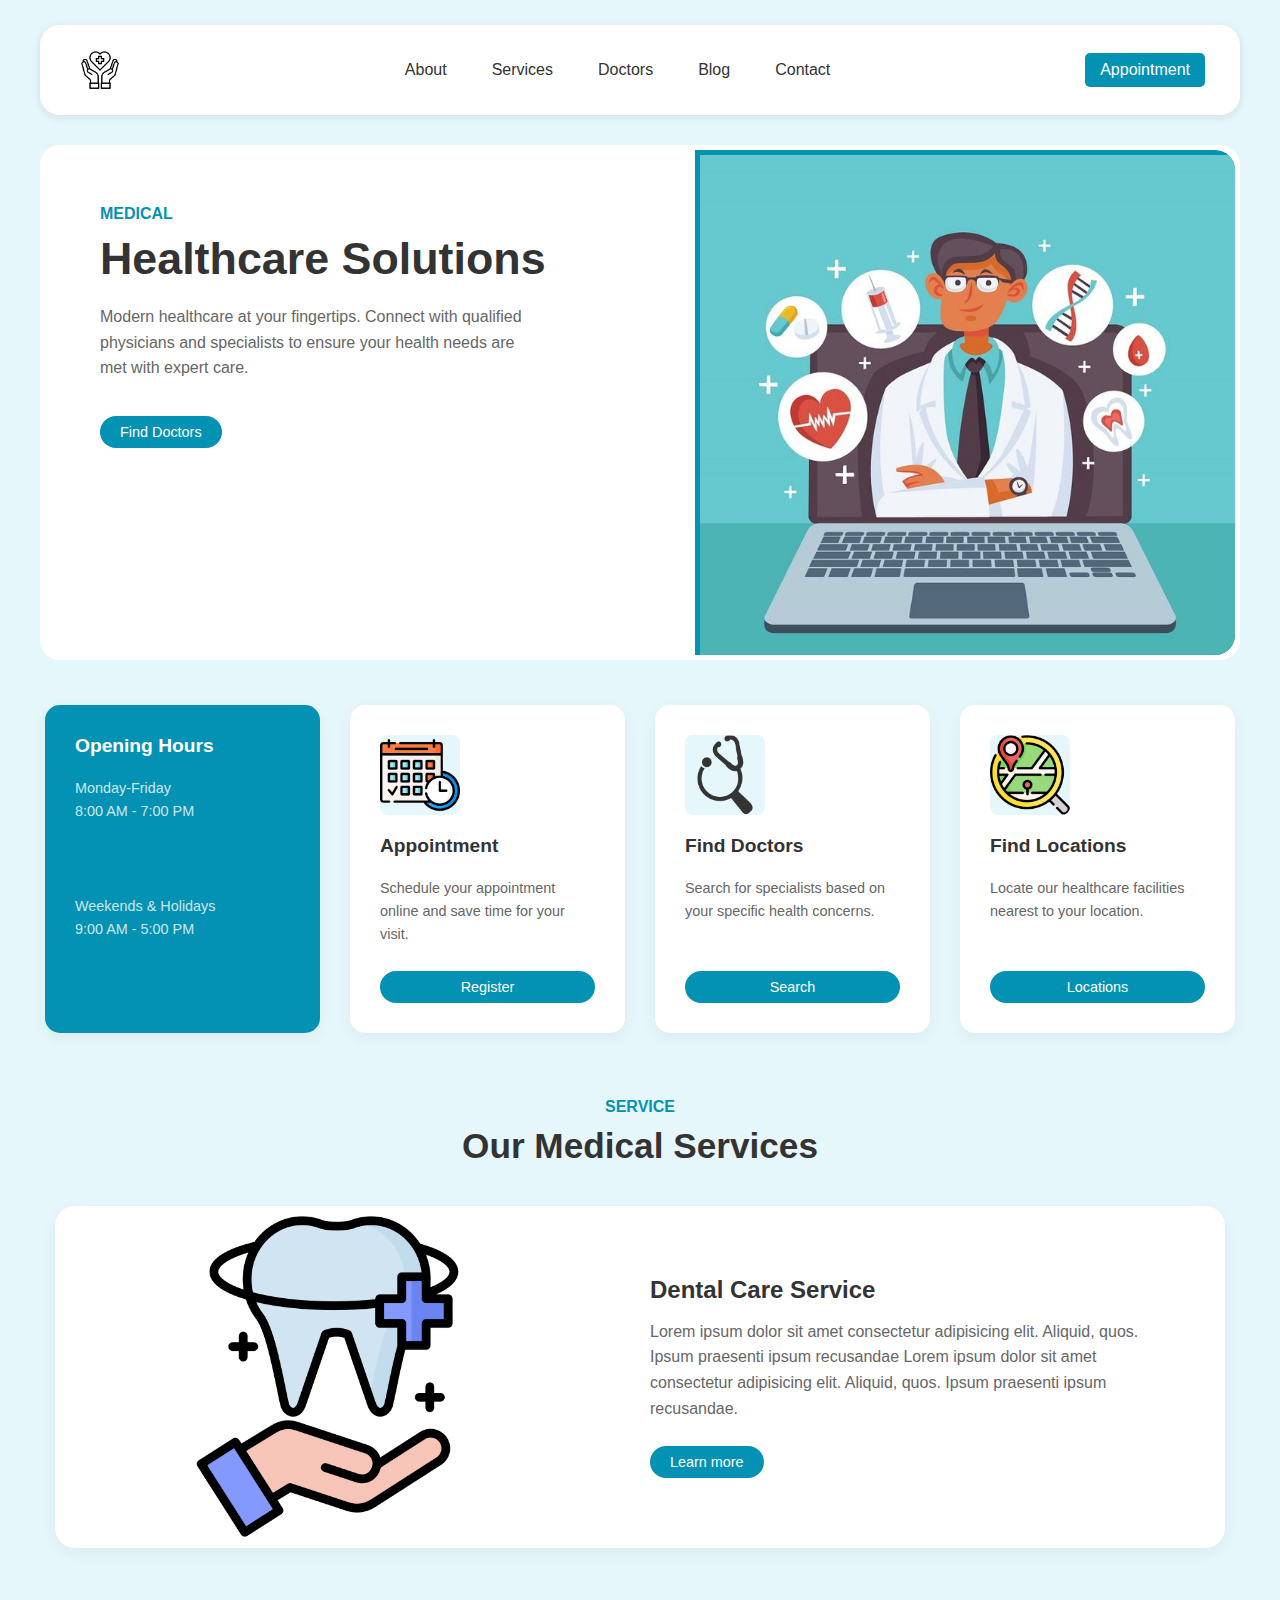
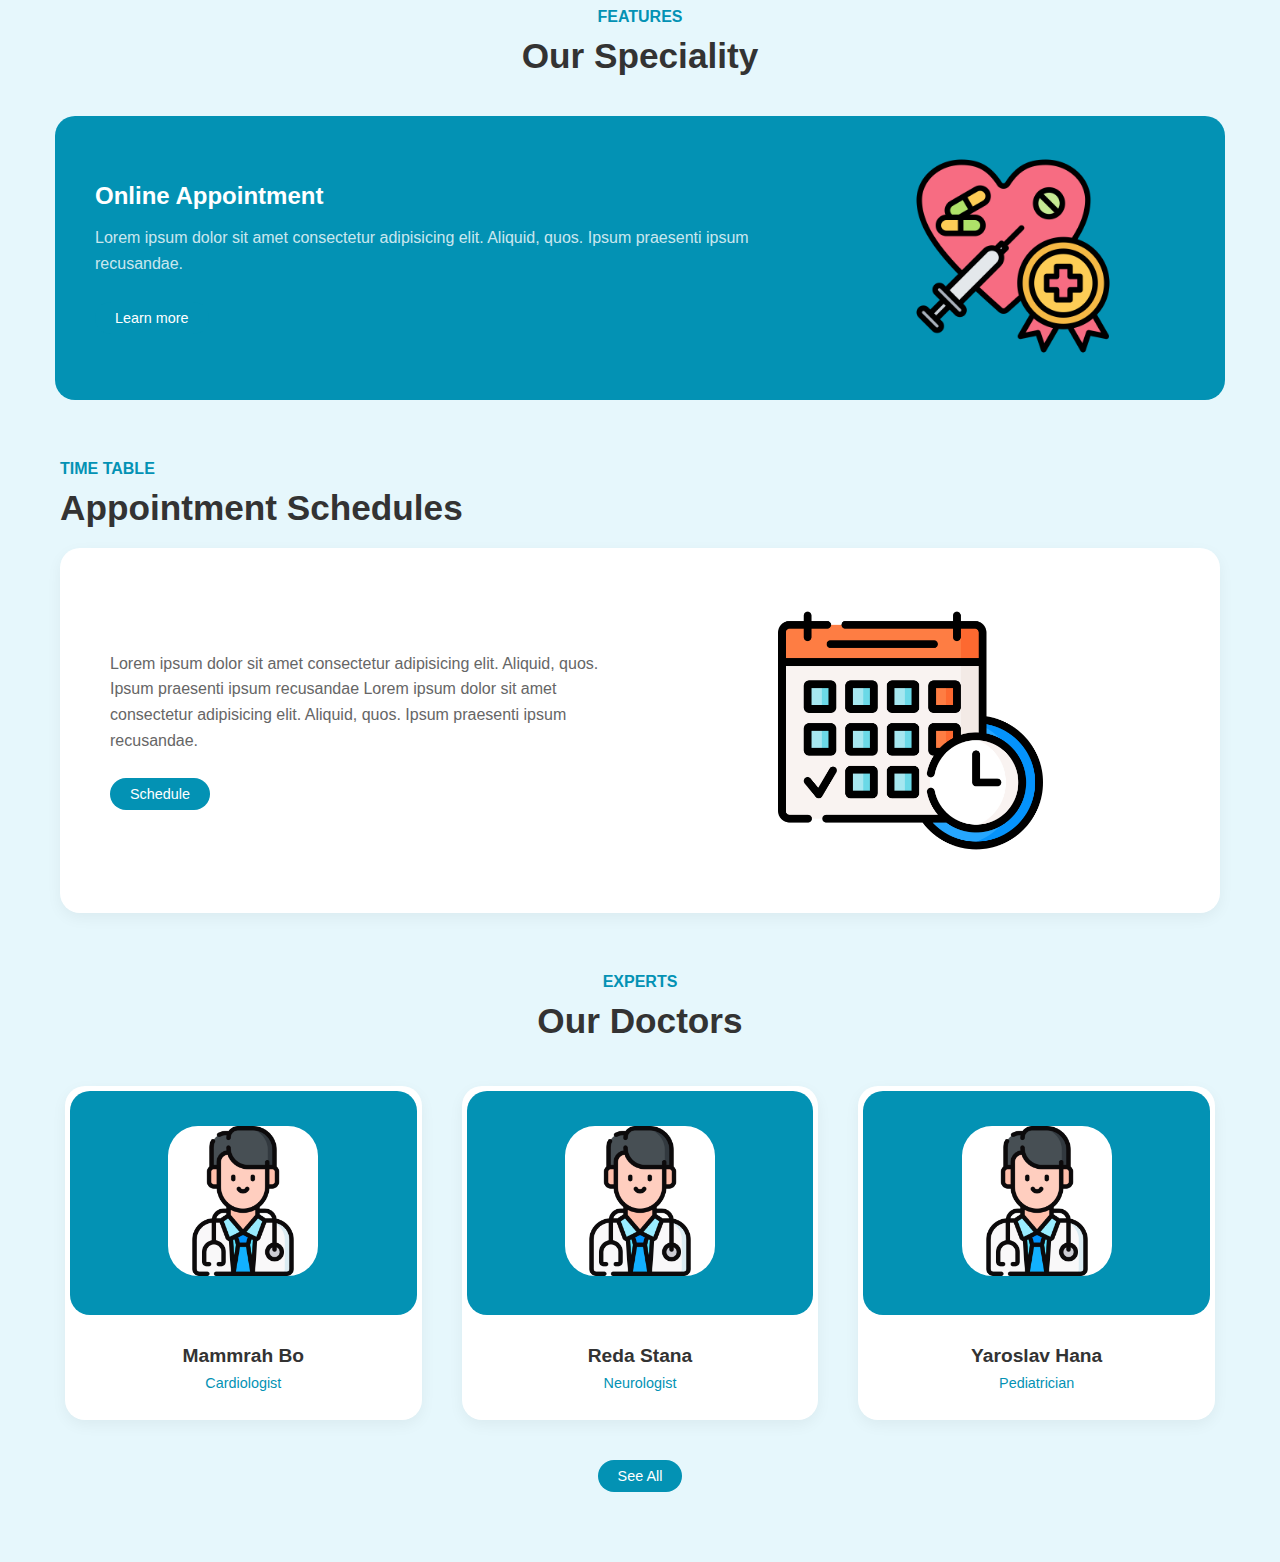
<file: index.html>
<!DOCTYPE html>
<html lang="en">

<head>
    <meta charset="UTF-8">
    <meta name="viewport" content="width=device-width, initial-scale=1.0">
    <title>MedCare - Healthcare Solutions</title>
    <link href="doctor 3.css" rel="stylesheet">
</head>

<body>
    <!-- Header -->
    <header>
        <div class="logo">
            <img src="healthcare.png" alt="MedCare Logo">
        </div>
        <nav>
            <ul>
                <li><a href="#">About</a></li>
                <li><a href="#">Services</a></li>
                <li><a href="#">Doctors</a></li>
                <li><a href="#">Blog</a></li>
                <li><a href="#">Contact</a></li>
            </ul>
        </nav>
        <a href="#" class="appointment-btn">Appointment</a>
        <button class="mobile-menu-btn">☰</button>
    </header>

    <!-- Mobile Nav -->
    <div class="mobile-nav">
        <ul>
            <li><a href="#">About</a></li>
            <li><a href="#">Services</a></li>
            <li><a href="#">Doctors</a></li>
            <li><a href="#">Blog</a></li>
            <li><a href="#">Contact</a></li>
        </ul>
        <a href="#" class="appointment-btn">Appointment</a>
    </div>

    <!-- Hero Section -->
    <section class="hero">
        <div class="hero-content">
            <h3>MEDICAL</h3>
            <h1>Healthcare Solutions</h1>
            <p>Modern healthcare at your fingertips. Connect with qualified physicians and specialists to ensure your
                health needs are met with expert care.</p>
            <a href="#" class="btn">Find Doctors</a>
        </div>
        <div class="hero-image">
            <img src="What is the best healthcare system for the US_.jpeg" alt="Healthcare Professionals">
        </div>
    </section>

    <!-- Features Section -->
    <section class="features">
        <div class="feature-card primary">
            <h4>Opening Hours</h4>
            <p>Monday-Friday<br>8:00 AM - 7:00 PM</p>
            <p>Weekends & Holidays<br>9:00 AM - 5:00 PM</p>
        </div>
        <div class="feature-card">
            <div class="feature-icon">
                <img src="appointment.png" alt="Appointment Icon">
            </div>
            <h4>Appointment</h4>
            <p>Schedule your appointment online and save time for your visit.</p>
            <a href="#" class="btn">Register</a>
        </div>
        <div class="feature-card">
            <div class="feature-icon">
                <img src="find.png" alt="Doctors Icon">
            </div>
            <h4>Find Doctors</h4>
            <p>Search for specialists based on your specific health concerns.</p>
            <a href="#" class="btn">Search</a>
        </div>
        <div class="feature-card">
            <div class="feature-icon">
                <img src="search.png" alt="Location Icon">
            </div>
            <h4>Find Locations</h4>
            <p>Locate our healthcare facilities nearest to your location.</p>
            <a href="#" class="btn">Locations</a>
        </div>
    </section>

    <!-- Services Section -->
    <section class="services">
        <h3>SERVICE</h3>
        <h2>Our Medical Services</h2>

        <div class="service-card">
            <div class="service-image">
                <img src="dental-service.png" alt="Dental Care Service">
            </div>
            <div class="service-content">
                <h4>Dental Care Service</h4>
                <p>Lorem ipsum dolor sit amet consectetur adipisicing elit. Aliquid, quos. Ipsum praesenti ipsum
                    recusandae Lorem ipsum dolor sit amet consectetur adipisicing elit. Aliquid, quos. Ipsum praesenti
                    ipsum recusandae.</p>
                <a href="#" class="btn">Learn more</a>
            </div>
        </div>
    </section>

    <!-- Specialties Section -->
    <section class="specialties">
        <h3>FEATURES</h3>
        <h2>Our Speciality</h2>

        <div class="specialty-card">
            <div class="specialty-content">
                <h4>Online Appointment</h4>
                <p>Lorem ipsum dolor sit amet consectetur adipisicing elit. Aliquid, quos. Ipsum praesenti ipsum
                    recusandae.</p>
                <a href="#" class="btn">Learn more</a>
            </div>
            <div class="specialty-image">
                <img src="treatment.png" alt="Online Appointment">
            </div>
        </div>
    </section>

    <!-- Schedule Section -->
    <section class="schedule">
        <h3>TIME TABLE</h3>
        <h2>Appointment Schedules</h2>

        <div class="schedule-container">
            <div class="schedule-content">
                <p>Lorem ipsum dolor sit amet consectetur adipisicing elit. Aliquid, quos. Ipsum praesenti ipsum
                    recusandae Lorem ipsum dolor sit amet consectetur adipisicing elit. Aliquid, quos. Ipsum praesenti
                    ipsum recusandae.</p>
                <a href="#" class="btn">Schedule</a>
            </div>
            <div class="schedule-image">
                <img src="appointment.png" alt="Calendar">
            </div>
        </div>
    </section>

    <!-- Doctors Section -->
    <section class="doctors">
        <h3>EXPERTS</h3>
        <h2>Our Doctors</h2>

        <div class="doctors-grid">
            <div class="doctor-card">
                <div class="doctor-image">
                    <img src="doctor.png" alt="Dr. Mammrah Bo">
                </div>
                <div class="doctor-info">
                    <h4>Mammrah Bo</h4>
                    <p>Cardiologist</p>
                </div>
            </div>

            <div class="doctor-card">
                <div class="doctor-image">
                    <img src="doctor.png" alt="Dr. Reda Stana">
                </div>
                <div class="doctor-info">
                    <h4>Reda Stana</h4>
                    <p>Neurologist</p>
                </div>
            </div>

            <div class="doctor-card">
                <div class="doctor-image">
                    <img src="doctor.png" alt="Dr. Yaroslav Hana">
                </div>
                <div class="doctor-info">
                    <h4>Yaroslav Hana</h4>
                    <p>Pediatrician</p>
                </div>
            </div>
        </div>

        <a href="#" class="btn" style="margin-top: 30px;">See All</a>
    </section>

    <script>
        // Mobile menu toggle
        const mobileMenuBtn = document.querySelector('.mobile-menu-btn');
        const mobileNav = document.querySelector('.mobile-nav');

        mobileMenuBtn.addEventListener('click', () => {
            mobileNav.classList.toggle('active');
            if (mobileNav.classList.contains('active')) {
                mobileMenuBtn.innerText = '✕';
                document.body.style.overflow = 'hidden';
            } else {
                mobileMenuBtn.innerText = '☰';
                document.body.style.overflow = 'auto';
            }
        });

        // Close mobile menu when clicking a link
        const mobileLinks = document.querySelectorAll('.mobile-nav a');
        mobileLinks.forEach(link => {
            link.addEventListener('click', () => {
                mobileNav.classList.remove('active');
                mobileMenuBtn.innerText = '☰';
                document.body.style.overflow = 'auto';
            });
        });
    </script>
</body>

</html>
</file>
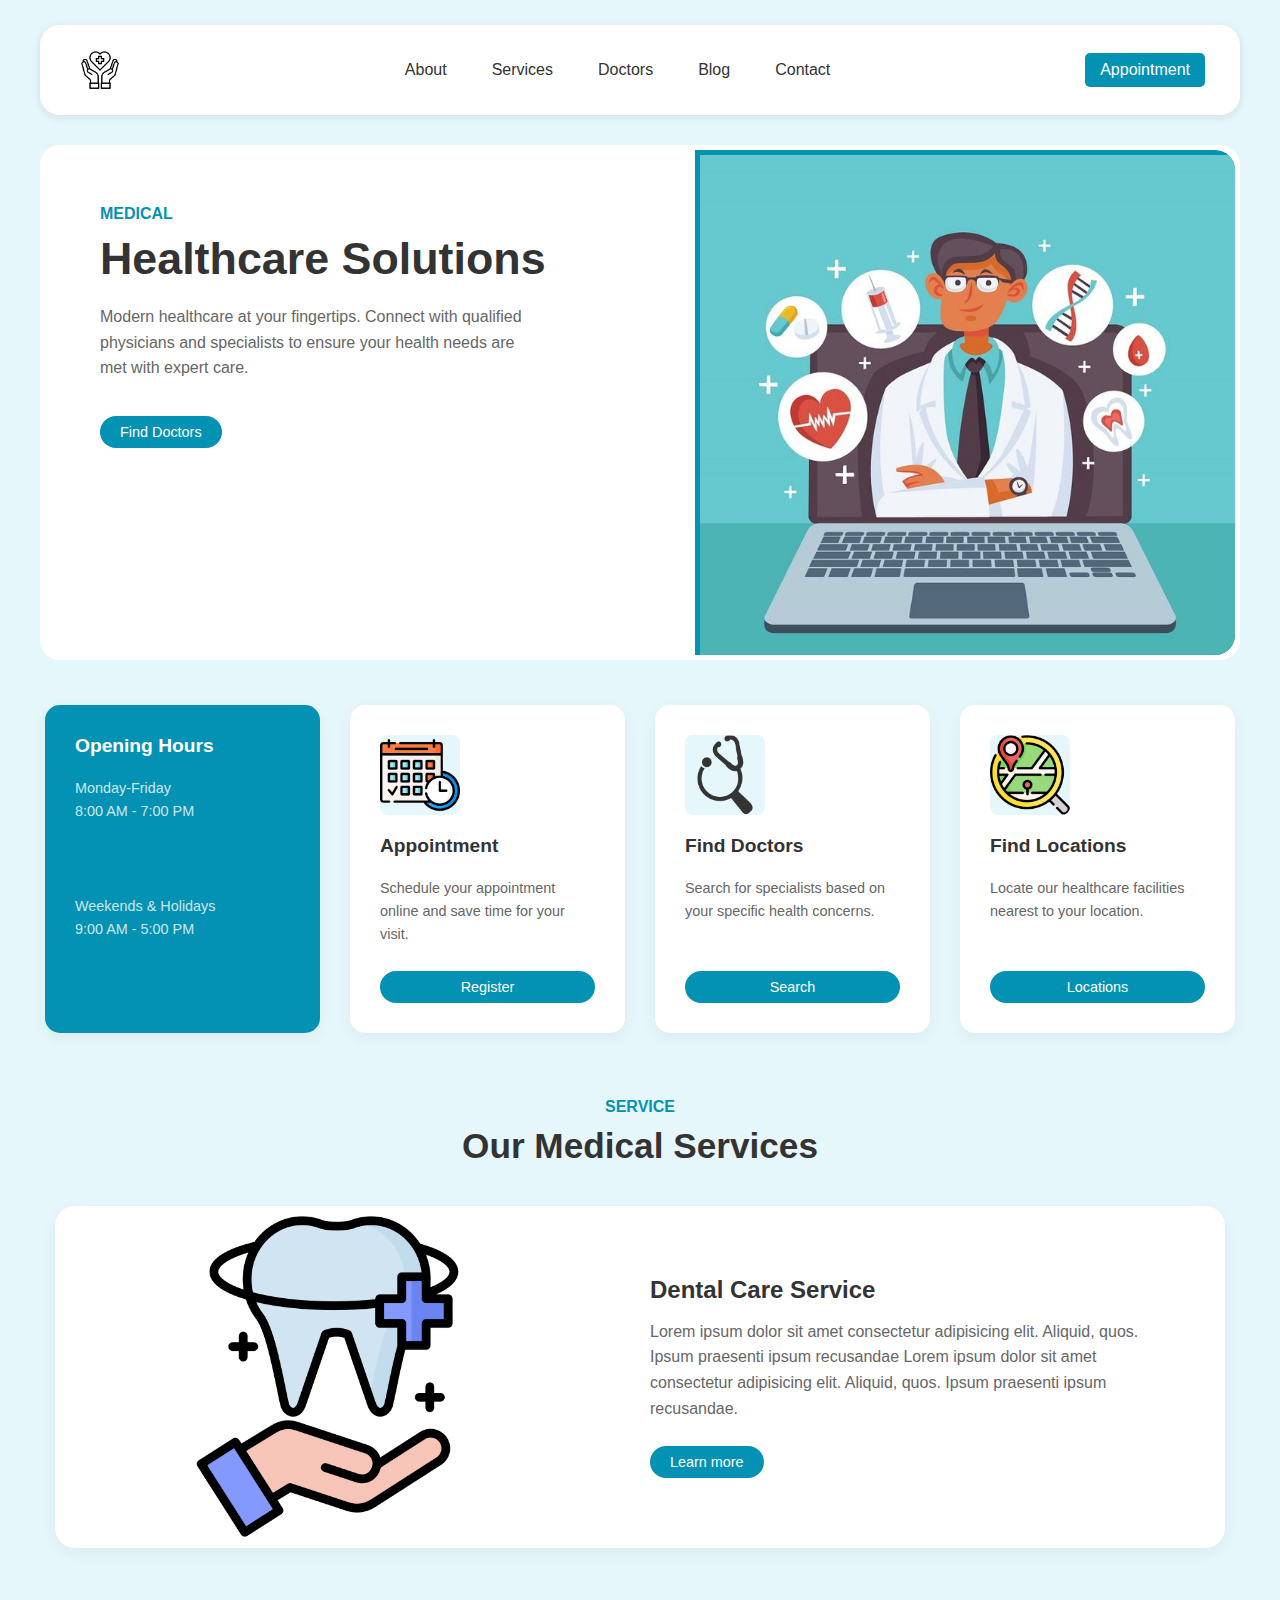
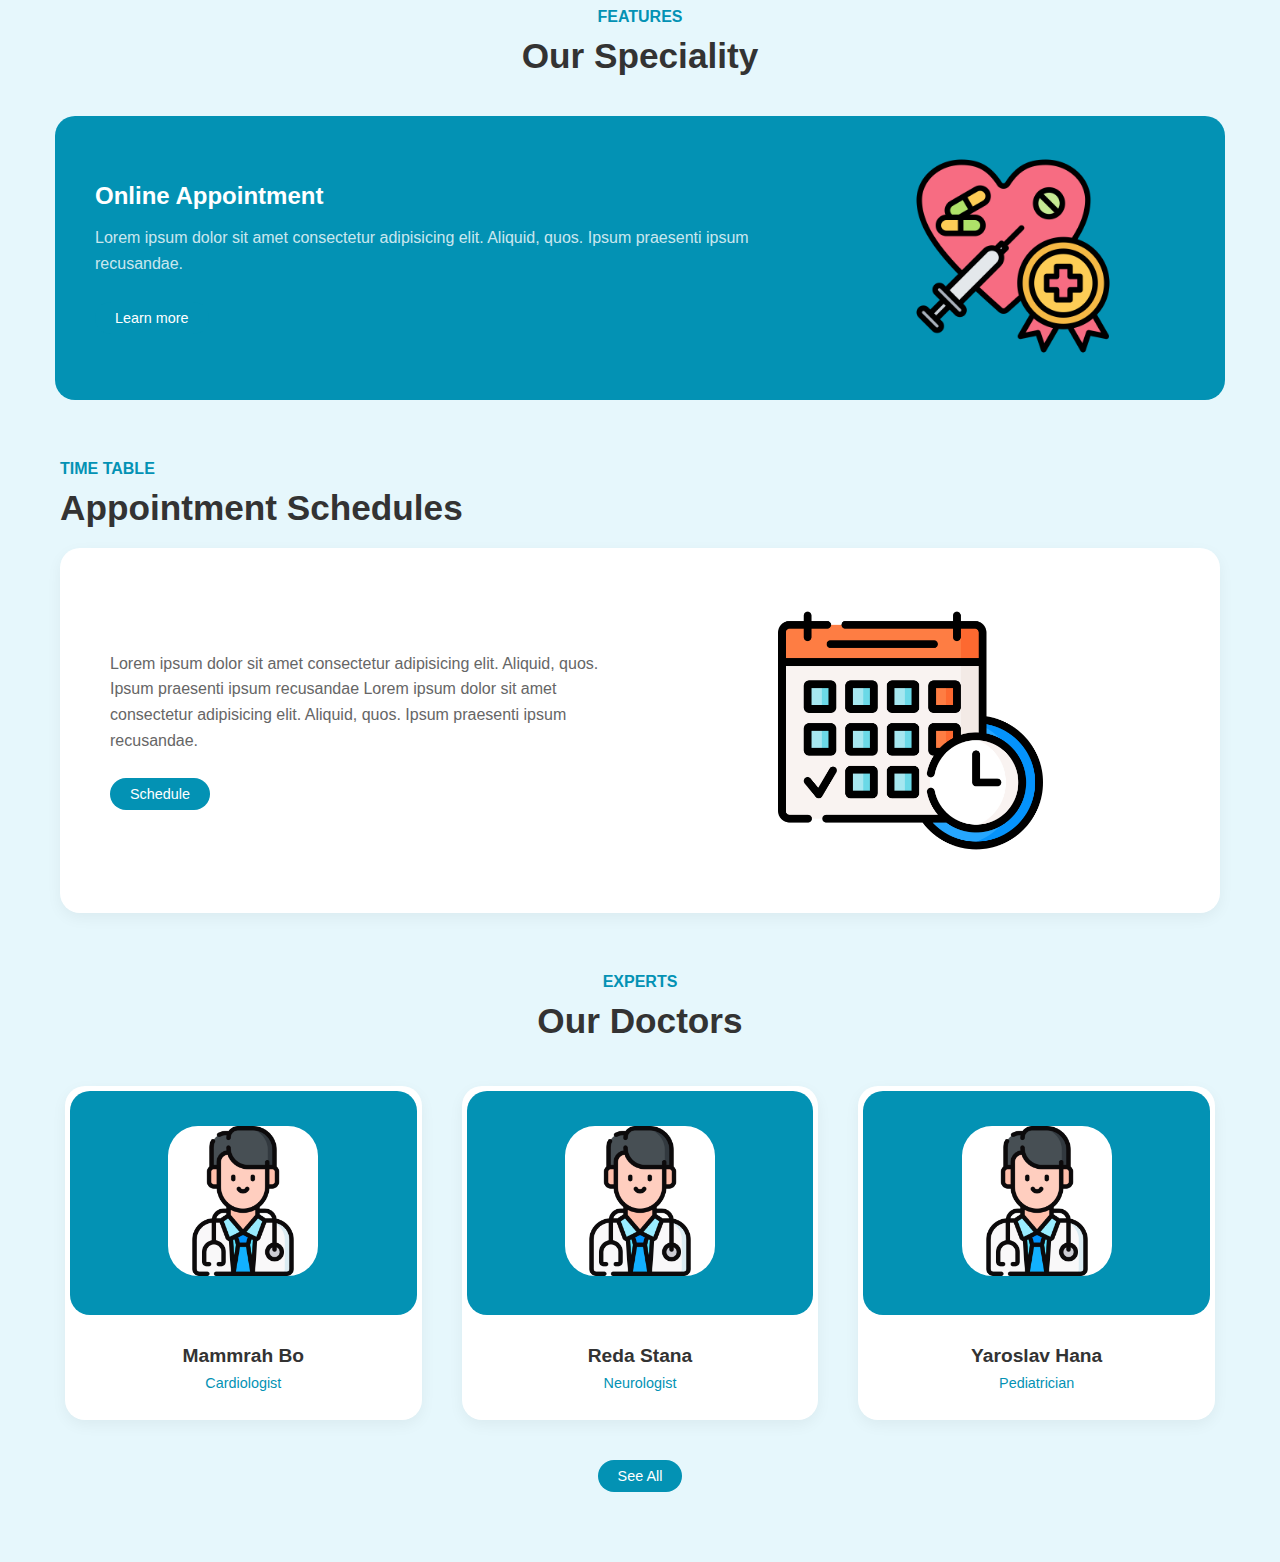
<file: doctor 3.html>
<!DOCTYPE html>
<html lang="en">

<head>
    <meta charset="UTF-8">
    <meta name="viewport" content="width=device-width, initial-scale=1.0">
    <title>MedCare - Healthcare Solutions</title>
    <link href="doctor 3.css" rel="stylesheet">
</head>

<body>
    <!-- Header -->
    <header>
        <div class="logo">
            <img src="healthcare.png" alt="MedCare Logo">
        </div>
        <nav>
            <ul>
                <li><a href="#">About</a></li>
                <li><a href="#">Services</a></li>
                <li><a href="#">Doctors</a></li>
                <li><a href="#">Blog</a></li>
                <li><a href="#">Contact</a></li>
            </ul>
        </nav>
        <a href="#" class="appointment-btn">Appointment</a>
        <button class="mobile-menu-btn">☰</button>
    </header>

    <!-- Mobile Nav -->
    <div class="mobile-nav">
        <ul>
            <li><a href="#">About</a></li>
            <li><a href="#">Services</a></li>
            <li><a href="#">Doctors</a></li>
            <li><a href="#">Blog</a></li>
            <li><a href="#">Contact</a></li>
        </ul>
        <a href="#" class="appointment-btn">Appointment</a>
    </div>

    <!-- Hero Section -->
    <section class="hero">
        <div class="hero-content">
            <h3>MEDICAL</h3>
            <h1>Healthcare Solutions</h1>
            <p>Modern healthcare at your fingertips. Connect with qualified physicians and specialists to ensure your
                health needs are met with expert care.</p>
            <a href="#" class="btn">Find Doctors</a>
        </div>
        <div class="hero-image">
            <img src="What is the best healthcare system for the US_.jpeg" alt="Healthcare Professionals">
        </div>
    </section>

    <!-- Features Section -->
    <section class="features">
        <div class="feature-card primary">
            <h4>Opening Hours</h4>
            <p>Monday-Friday<br>8:00 AM - 7:00 PM</p>
            <p>Weekends & Holidays<br>9:00 AM - 5:00 PM</p>
        </div>
        <div class="feature-card">
            <div class="feature-icon">
                <img src="appointment.png" alt="Appointment Icon">
            </div>
            <h4>Appointment</h4>
            <p>Schedule your appointment online and save time for your visit.</p>
            <a href="#" class="btn">Register</a>
        </div>
        <div class="feature-card">
            <div class="feature-icon">
                <img src="find.png" alt="Doctors Icon">
            </div>
            <h4>Find Doctors</h4>
            <p>Search for specialists based on your specific health concerns.</p>
            <a href="#" class="btn">Search</a>
        </div>
        <div class="feature-card">
            <div class="feature-icon">
                <img src="search.png" alt="Location Icon">
            </div>
            <h4>Find Locations</h4>
            <p>Locate our healthcare facilities nearest to your location.</p>
            <a href="#" class="btn">Locations</a>
        </div>
    </section>

    <!-- Services Section -->
    <section class="services">
        <h3>SERVICE</h3>
        <h2>Our Medical Services</h2>

        <div class="service-card">
            <div class="service-image">
                <img src="dental-service.png" alt="Dental Care Service">
            </div>
            <div class="service-content">
                <h4>Dental Care Service</h4>
                <p>Lorem ipsum dolor sit amet consectetur adipisicing elit. Aliquid, quos. Ipsum praesenti ipsum
                    recusandae Lorem ipsum dolor sit amet consectetur adipisicing elit. Aliquid, quos. Ipsum praesenti
                    ipsum recusandae.</p>
                <a href="#" class="btn">Learn more</a>
            </div>
        </div>
    </section>

    <!-- Specialties Section -->
    <section class="specialties">
        <h3>FEATURES</h3>
        <h2>Our Speciality</h2>

        <div class="specialty-card">
            <div class="specialty-content">
                <h4>Online Appointment</h4>
                <p>Lorem ipsum dolor sit amet consectetur adipisicing elit. Aliquid, quos. Ipsum praesenti ipsum
                    recusandae.</p>
                <a href="#" class="btn">Learn more</a>
            </div>
            <div class="specialty-image">
                <img src="treatment.png" alt="Online Appointment">
            </div>
        </div>
    </section>

    <!-- Schedule Section -->
    <section class="schedule">
        <h3>TIME TABLE</h3>
        <h2>Appointment Schedules</h2>

        <div class="schedule-container">
            <div class="schedule-content">
                <p>Lorem ipsum dolor sit amet consectetur adipisicing elit. Aliquid, quos. Ipsum praesenti ipsum
                    recusandae Lorem ipsum dolor sit amet consectetur adipisicing elit. Aliquid, quos. Ipsum praesenti
                    ipsum recusandae.</p>
                <a href="#" class="btn">Schedule</a>
            </div>
            <div class="schedule-image">
                <img src="appointment.png" alt="Calendar">
            </div>
        </div>
    </section>

    <!-- Doctors Section -->
    <section class="doctors">
        <h3>EXPERTS</h3>
        <h2>Our Doctors</h2>

        <div class="doctors-grid">
            <div class="doctor-card">
                <div class="doctor-image">
                    <img src="doctor.png" alt="Dr. Mammrah Bo">
                </div>
                <div class="doctor-info">
                    <h4>Mammrah Bo</h4>
                    <p>Cardiologist</p>
                </div>
            </div>

            <div class="doctor-card">
                <div class="doctor-image">
                    <img src="doctor.png" alt="Dr. Reda Stana">
                </div>
                <div class="doctor-info">
                    <h4>Reda Stana</h4>
                    <p>Neurologist</p>
                </div>
            </div>

            <div class="doctor-card">
                <div class="doctor-image">
                    <img src="doctor.png" alt="Dr. Yaroslav Hana">
                </div>
                <div class="doctor-info">
                    <h4>Yaroslav Hana</h4>
                    <p>Pediatrician</p>
                </div>
            </div>
        </div>

        <a href="#" class="btn" style="margin-top: 30px;">See All</a>
    </section>

    <script>
        // Mobile menu toggle
        const mobileMenuBtn = document.querySelector('.mobile-menu-btn');
        const mobileNav = document.querySelector('.mobile-nav');

        mobileMenuBtn.addEventListener('click', () => {
            mobileNav.classList.toggle('active');
            if (mobileNav.classList.contains('active')) {
                mobileMenuBtn.innerText = '✕';
                document.body.style.overflow = 'hidden';
            } else {
                mobileMenuBtn.innerText = '☰';
                document.body.style.overflow = 'auto';
            }
        });

        // Close mobile menu when clicking a link
        const mobileLinks = document.querySelectorAll('.mobile-nav a');
        mobileLinks.forEach(link => {
            link.addEventListener('click', () => {
                mobileNav.classList.remove('active');
                mobileMenuBtn.innerText = '☰';
                document.body.style.overflow = 'auto';
            });
        });
    </script>
</body>

</html>
</file>
<file: doctor 3.css>
/* General Styles */
        * {
            margin: 5px;
            padding: 0;
            box-sizing: border-box;
            font-family: 'Segoe UI', Tahoma, Geneva, Verdana, sans-serif;
        }

        body {
            background-color: #e6f7fc;
            color: #333;
            overflow-x: hidden;
        }

        .container {
            max-width: 1200px;
            margin: 0 auto;
            padding: 0 20px;
        }

        .btn {
            display: inline-block;
            background-color: #0392b4;
            color: white;
            padding: 8px 20px;
            border-radius: 25px;
            text-decoration: none;
            font-weight: 500;
            font-size: 0.9rem;
            transition: background-color 0.3s;
            text-align: center;
        }

        .btn:hover {
            background-color: #0384a3;
        }

        h2 {
            color: #333;
            font-size: 2.2rem;
            margin-bottom: 20px;
        }

        h3 {
            color: #0392b4;
            font-size: 1rem;
            text-transform: uppercase;
            margin-bottom: 10px;
        }

        p {
            color: #666;
            line-height: 1.6;
            margin-bottom: 20px;
        }

        /* Header Styles */
        header {
            background-color: white;
            box-shadow: 0 2px 10px rgba(0, 0, 0, 0.1);
            border-radius: 20px;
            margin: 20px auto;
            display: flex;
            align-items: center;
            justify-content: space-between;
            padding: 15px 30px;
            max-width: 1200px;
            position: relative;
        }

        .logo {
            display: flex;
            align-items: center;
            z-index: 2;
        }

        .logo img {
            height: 40px;
        }

        nav {
            position: relative;
        }

        .mobile-menu-btn {
            display: none;
            background: none;
            border: none;
            font-size: 1.5rem;
            cursor: pointer;
            color: #0392b4;
        }

        nav ul {
            display: flex;
            list-style: none;
        }

        nav ul li {
            margin-left: 30px;
        }

        nav ul li a {
            text-decoration: none;
            color: #333;
            font-weight: 500;
            transition: color 0.3s;
        }

        nav ul li a:hover {
            color: #0392b4;
        }

        .appointment-btn {
            background-color: #0392b4;
            color: white;
            padding: 8px 15px;
            border-radius: 5px;
            text-decoration: none;
            font-weight: 500;
        }

        /* Hero Section */
        .hero {
            background-color: white;
            border-radius: 20px;
            margin: 30px auto;
            max-width: 1200px;
            display: flex;
            overflow: hidden;
        }

        .hero-content {
            flex: 1;
            padding: 50px;
        }

        .hero-content h1 {
            font-size: 2.8rem;
            margin-bottom: 20px;
            color: #333;
        }

        .hero-content p {
            color: #666;
            margin-bottom: 30px;
            max-width: 80%;
        }

        .hero-image {
            flex: 1;
            position: relative;
            background-color: #0392b4;
            border-radius: 0 20px 20px 0;
            overflow: hidden;
        }

        .hero-image img {
            width: 100%;
            height: 100%;
            object-fit: cover;
        }

        /* Features Section */
        .features {
            display: grid;
            grid-template-columns: repeat(4, 1fr);
            gap: 20px;
            margin: 40px auto;
            max-width: 1200px;
        }

        .feature-card {
            background-color: white;
            border-radius: 15px;
            padding: 25px;
            box-shadow: 0 5px 15px rgba(0, 0, 0, 0.05);
            display: flex;
            flex-direction: column;
        }

        .feature-card.primary {
            background-color: #0392b4;
            color: white;
        }

        .feature-card.primary h4 {
            color: white;
        }

        .feature-card.primary p {
            color: rgba(255, 255, 255, 0.8);
        }

        .feature-card h4 {
            font-size: 1.2rem;
            margin-bottom: 15px;
            color: #333;
        }

        .feature-card p {
            font-size: 0.9rem;
            margin-bottom: 20px;
            flex-grow: 1;
        }

        .feature-icon {
            background-color: #e6f7fc;
            height: 80px;
            /* Set a specific height instead of just max-height */
            width: 80px;
            /* Set a specific width instead of just max-width */
            max-height: 80px;
            /* Increase from 10px to a larger value */
            max-width: 80px;
            /* Increase from 10px to a larger value */
            border-radius: 8px;
            display: flex;
            align-items: center;
            justify-content: center;
            margin-bottom: 15px;
            overflow: hidden;
            /* Add this to prevent content from spilling out */
        }

        .feature-icon img {
            /* Add this if your icon is an img element */
            max-width: 100%;
            max-height: 100%;
            object-fit: contain;
            /* This helps maintain aspect ratio */
        }

        /* Services Section */
        .services {
            text-align: center;
            margin: 60px auto;
            max-width: 1200px;
            padding: 0 15px;
        }

        .service-card {
            display: flex;
            align-items: center;
            background-color: white;
            border-radius: 20px;
            margin: 40px 0;
            overflow: hidden;
            box-shadow: 0 5px 15px rgba(0, 0, 0, 0.05);
        }

        .service-image {
            flex: 1;
            position: relative;
            min-height: 300px;
        }

        .service-image img {
            min-height: 20px;
            height: 60%;
            width: 60%;
            object-fit: contain;
            margin-bottom: 2px;
        }

        .service-content {
            flex: 1;
            padding: 40px;
            text-align: left;
        }

        .service-content h4 {
            font-size: 1.5rem;
            margin-bottom: 15px;
            color: #333;
        }

        /* Specialties Section */
        .specialties {
            margin: 60px auto;
            max-width: 1200px;
            text-align: center;
            padding: 0 15px;
        }

        .specialty-card {
            background-color: #0392b4;
            color: white;
            border-radius: 20px;
            padding: 30px;
            display: flex;
            align-items: center;
            margin: 40px 0;
        }

        .specialty-content {
            flex: 2;
            text-align: left;
            padding-right: 30px;
        }

        .specialty-content h4 {
            color: white;
            font-size: 1.5rem;
            margin-bottom: 15px;
        }

        .specialty-content p {
            color: rgba(255, 255, 255, 0.8);
        }

        .specialty-image {
            flex: 1;
        }

        .specialty-image img {
            width: 100%;
            max-width: 200px;
        }

        /* Schedule Section */
        .schedule {
            margin: 60px auto;
            max-width: 1200px;
            padding: 0 15px;
        }

        .schedule-container {
            display: flex;
            align-items: center;
            background-color: white;
            border-radius: 20px;
            padding: 40px;
            box-shadow: 0 5px 15px rgba(0, 0, 0, 0.05);
        }

        .schedule-content {
            flex: 1;
        }

        .schedule-image {
            flex: 1;
            display: flex;
            justify-content: center;
        }

        .schedule-image img {
            max-width: 50%;
            max-height: 50%;
            object-fit: contain;
        }

        /* Doctors Section */
        .doctors {
            margin: 60px auto;
            max-width: 1200px;
            text-align: center;
            padding: 0 15px;
        }

        .doctors-grid {
            display: grid;
            grid-template-columns: repeat(3, 1fr);
            gap: 30px;
            margin-top: 40px;
        }

        .doctor-card {
            background-color: white;
            border-radius: 20px;
            overflow: hidden;
            box-shadow: 0 5px 15px rgba(0, 0, 0, 0.05);
        }

        .doctor-image {
            background-color: #0392b4;
            padding: 30px 0;
            border-radius: 20px;
        }

        .doctor-image img {
            width: 150px;
            height: 150px;
            border-radius: 20%;
            object-fit: cover;
            background-color: white;
        }

        .doctor-info {
            padding: 20px;
        }

        .doctor-info h4 {
            font-size: 1.2rem;
            margin-bottom: 5px;
        }

        .doctor-info p {
            color: #0392b4;
            font-size: 0.9rem;
            margin-bottom: 0;
        }

        /* Mobile Menu */
        .mobile-nav {
            display: none;
        }

        /* Responsive Styles */
        @media screen and (max-width: 1024px) {
            .features {
                grid-template-columns: repeat(2, 1fr);
            }

            .doctors-grid {
                grid-template-columns: repeat(2, 1fr);
            }
        }

        @media screen and (max-width: 768px) {
            header {
                padding: 15px 20px;
            }

            h2 {
                font-size: 1.8rem;
            }

            .mobile-menu-btn {
                display: block;
                position: absolute;
                right: 20px;
                top: 20px;
                z-index: 100;
            }

            .mobile-nav {
                display: none;
                position: fixed;
                top: 0;
                left: 0;
                width: 100%;
                height: 100%;
                background-color: white;
                z-index: 99;
                flex-direction: column;
                justify-content: center;
                align-items: center;
            }

            .mobile-nav.active {
                display: flex;
            }

            .mobile-nav ul {
                flex-direction: column;
                align-items: center;
            }

            .mobile-nav ul li {
                margin: 15px 0;
            }

            nav ul {
                display: none;
            }

            .appointment-btn {
                display: none;
            }

            .mobile-nav .appointment-btn {
                display: inline-block;
                margin-top: 20px;
            }

            .hero {
                flex-direction: column;
            }

            .hero-content {
                padding: 30px 20px;
                text-align: center;
                order: 2;
            }

            .hero-content h1 {
                font-size: 2rem;
            }

            .hero-content p {
                max-width: 100%;
            }

            .hero-image {
                order: 1;
                border-radius: 20px 20px 0 0;
                min-height: 250px;
            }

            .features {
                grid-template-columns: 1fr;
                padding: 0 15px;
            }

            .service-card {
                flex-direction: column;
            }

            .service-image {
                order: 1;
                width: 100%;
                border-radius: 20px 20px 0 0;
            }

            .service-content {
                order: 2;
                padding: 30px 20px;
            }

            .specialty-card {
                flex-direction: column;
                padding: 20px;
            }

            .specialty-content {
                padding-right: 0;
                padding-bottom: 20px;
                text-align: center;
            }

            .schedule-container {
                flex-direction: column;
                padding: 30px 20px;
            }

            .schedule-content {
                text-align: center;
                margin-bottom: 30px;
            }

            .doctors-grid {
                grid-template-columns: 1fr;
                gap: 20px;
            }
        }

        @media screen and (max-width: 480px) {
            .hero-content h1 {
                font-size: 1.8rem;
            }

            .service-image {
                min-height: 200px;
            }

            .schedule-container {
                padding: 20px 15px;
            }

            .doctor-image img {
                width: 120px;
                height: 120px;
                border-radius: 2em;
            }
        }
</file>
